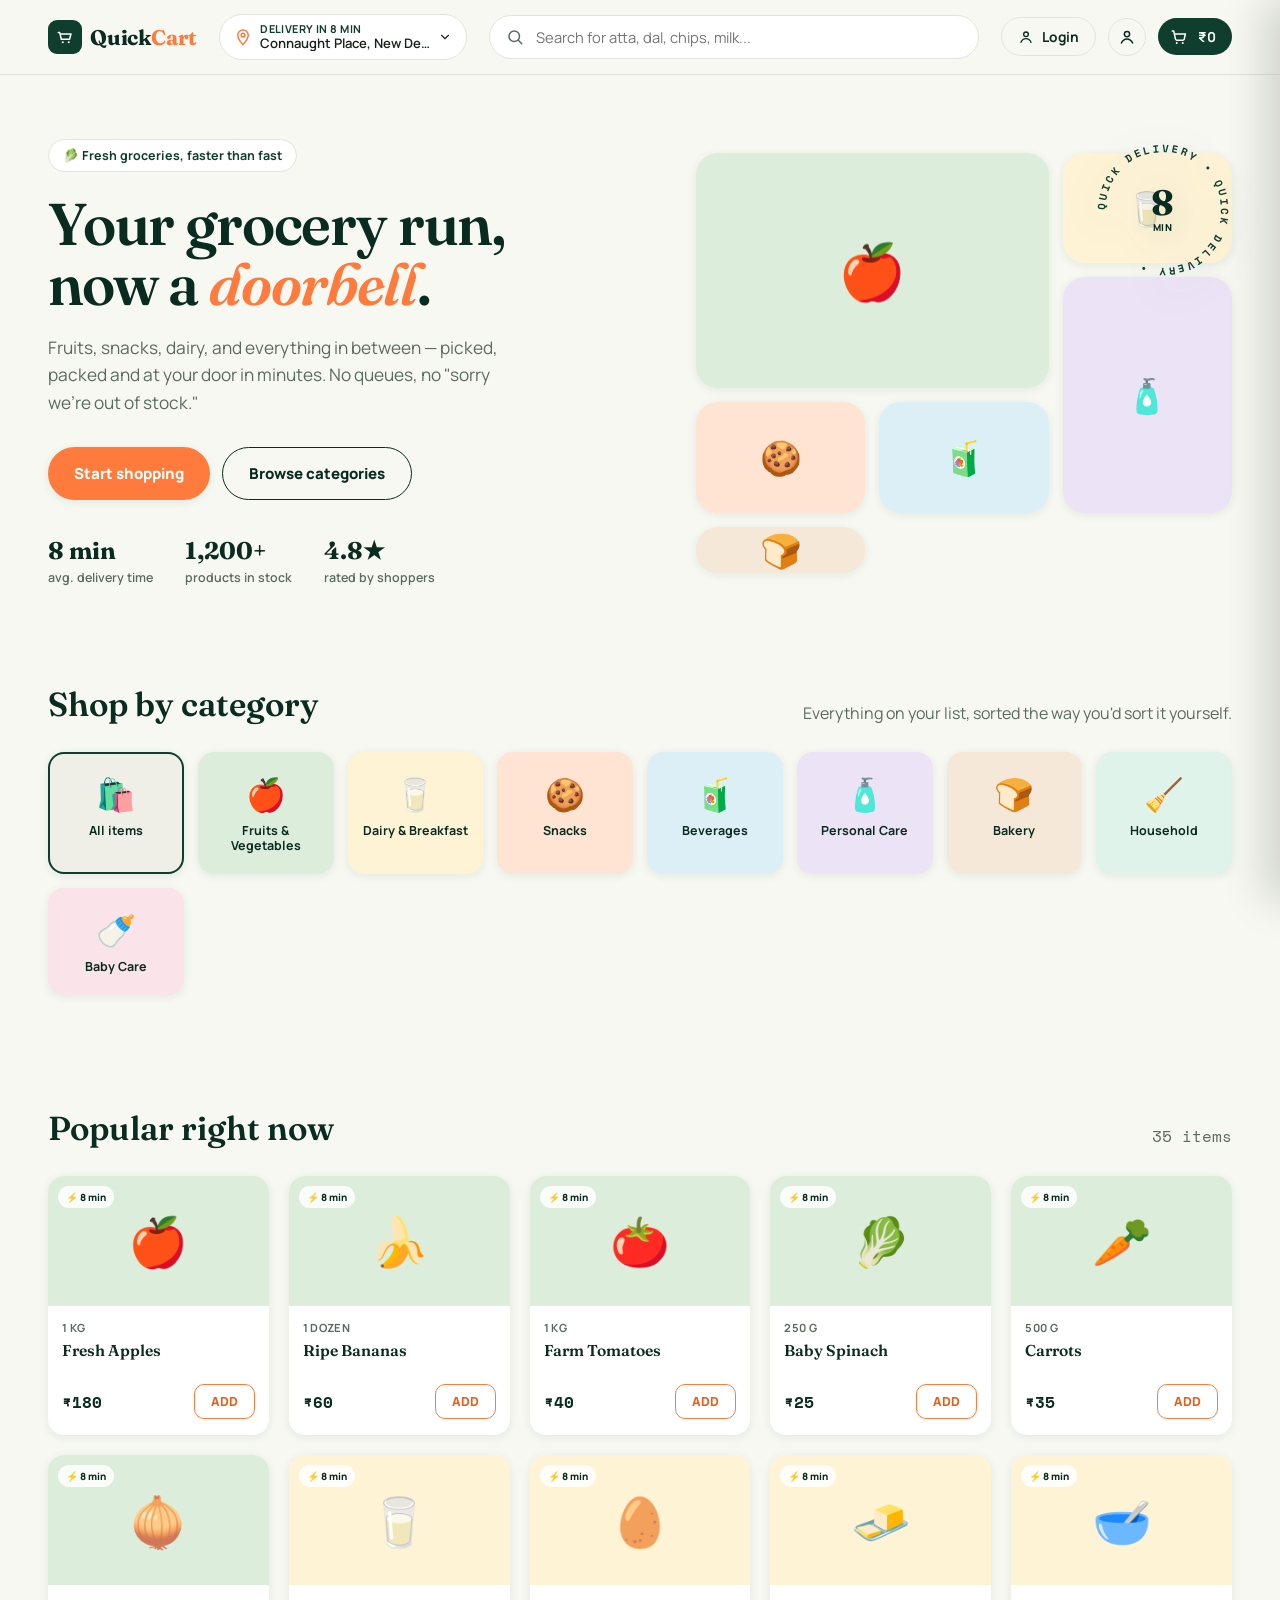
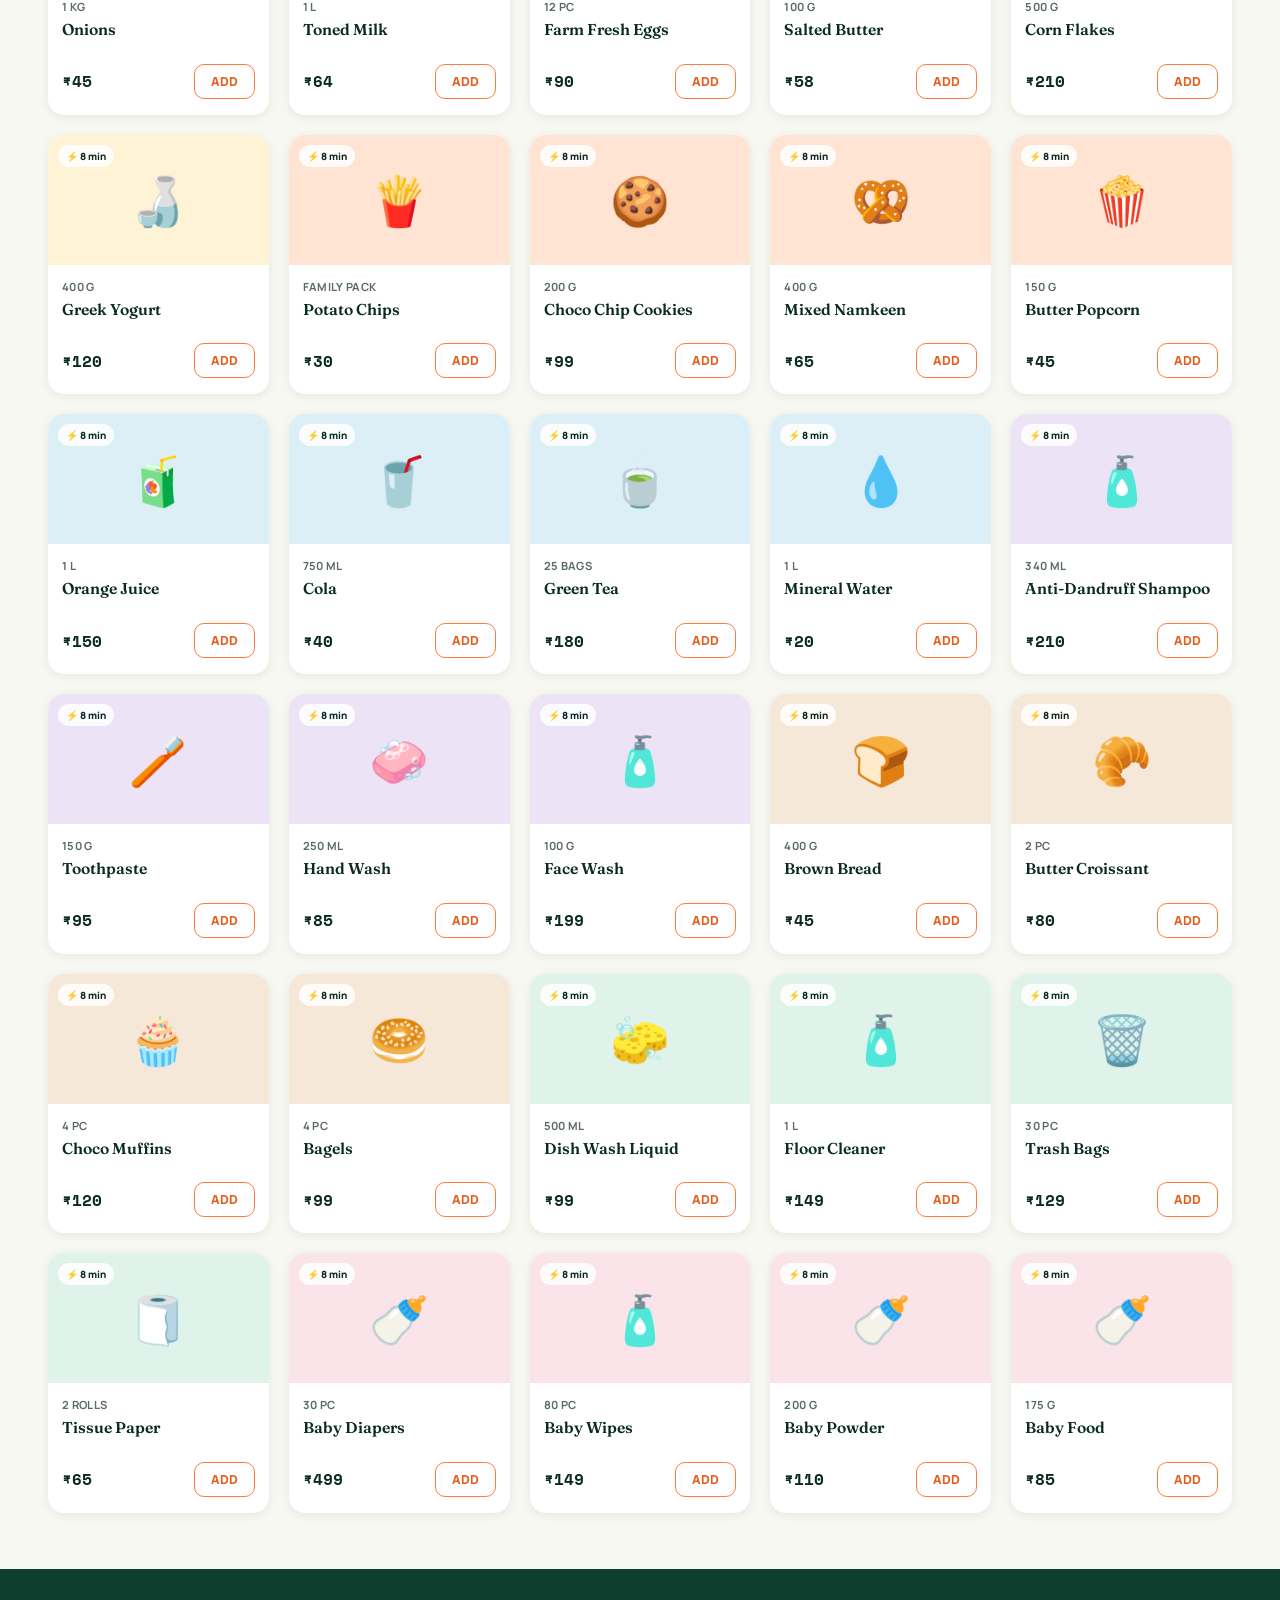
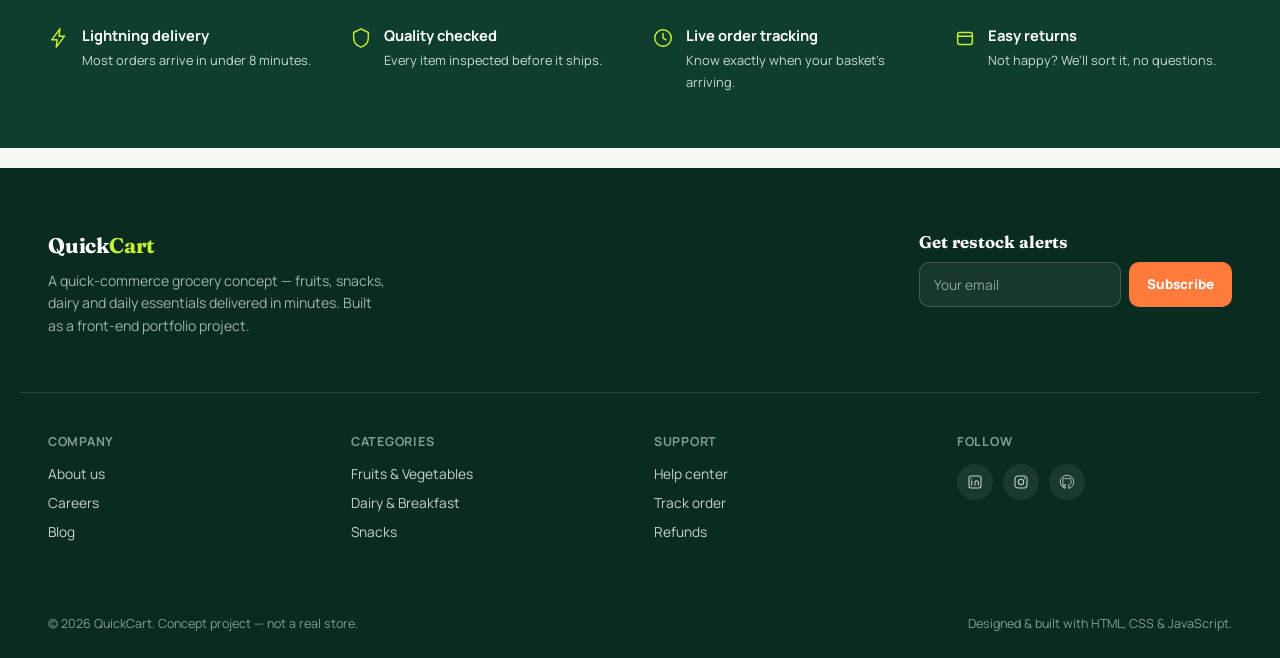
<file: index.html>
<!DOCTYPE html>
<html lang="en">
<head>
<meta charset="UTF-8">
<meta name="viewport" content="width=device-width, initial-scale=1.0">
<title>QuickCart — Groceries delivered in minutes</title>
<meta name="description" content="QuickCart — a quick-commerce grocery delivery concept. Browse categories, add to cart, checkout. Portfolio project.">
<link rel="preconnect" href="https://fonts.googleapis.com">
<link rel="preconnect" href="https://fonts.gstatic.com" crossorigin>
<link href="https://fonts.googleapis.com/css2?family=Fraunces:opsz,wght@9..144,300;9..144,500;9..144,600;9..144,700;9..144,900&family=Manrope:wght@400;500;600;700;800&family=Space+Mono:wght@400;700&display=swap" rel="stylesheet">
<link rel="stylesheet" href="style.css">
</head>
<body>

<!-- ============ HEADER ============ -->
<header class="site-header">
  <div class="header-row">
    <div class="logo">
      <div class="logo-mark">
        <svg width="18" height="18" viewBox="0 0 24 24" fill="none"><path d="M3 6H5L7 15H18L20 8H7" stroke="#fff" stroke-width="2" stroke-linecap="round" stroke-linejoin="round"/><circle cx="9" cy="19" r="1.4" fill="#fff"/><circle cx="17" cy="19" r="1.4" fill="#fff"/></svg>
      </div>
      <span class="logo-text">Quick<span>Cart</span></span>
    </div>

    <div class="location-pill desktop-only" id="locationPill">
      <svg class="pin" width="18" height="18" viewBox="0 0 24 24" fill="none"><path d="M12 22s7-7.58 7-12.5A7 7 0 0 0 5 9.5C5 14.42 12 22 12 22Z" stroke="currentColor" stroke-width="2"/><circle cx="12" cy="9.5" r="2.4" stroke="currentColor" stroke-width="2"/></svg>
      <div class="location-text">
        <span class="eta">Delivery in 8 min</span>
        <span class="addr" id="locationAddr">Connaught Place, New Delhi</span>
      </div>
      <svg width="14" height="14" viewBox="0 0 24 24" fill="none"><path d="M6 9l6 6 6-6" stroke="currentColor" stroke-width="2" stroke-linecap="round"/></svg>
      <div class="location-dropdown hidden" id="locationDropdown"></div>
    </div>

    <div class="search-wrap desktop-only">
      <svg width="18" height="18" viewBox="0 0 24 24" fill="none"><circle cx="11" cy="11" r="7" stroke="currentColor" stroke-width="2"/><path d="M21 21l-4.3-4.3" stroke="currentColor" stroke-width="2" stroke-linecap="round"/></svg>
      <input type="text" id="searchInput" placeholder="Search for atta, dal, chips, milk...">
    </div>

    <div class="header-actions">
      <a class="btn-ghost desktop-only" href="login.html" id="loginBtn">
        <svg width="16" height="16" viewBox="0 0 24 24" fill="none"><circle cx="12" cy="8" r="3.5" stroke="currentColor" stroke-width="2"/><path d="M4.5 20c1.6-3.6 4.6-5.5 7.5-5.5s5.9 1.9 7.5 5.5" stroke="currentColor" stroke-width="2" stroke-linecap="round"/></svg>
        Login
      </a>
      <a class="btn-ghost mobile-only" href="login.html" id="loginBtnMobile" aria-label="Login" style="padding:9px;">
        <svg width="18" height="18" viewBox="0 0 24 24" fill="none"><circle cx="12" cy="8" r="3.5" stroke="currentColor" stroke-width="2"/><path d="M4.5 20c1.6-3.6 4.6-5.5 7.5-5.5s5.9 1.9 7.5 5.5" stroke="currentColor" stroke-width="2" stroke-linecap="round"/></svg>
      </a>
      <button class="cart-btn" id="cartBtn" aria-label="Open cart">
        <svg width="18" height="18" viewBox="0 0 24 24" fill="none"><path d="M3 4H5L7.2 14.6a2 2 0 0 0 2 1.6H17a2 2 0 0 0 2-1.5L20.5 8H6" stroke="#fff" stroke-width="2" stroke-linecap="round" stroke-linejoin="round"/><circle cx="9" cy="20" r="1.3" fill="#fff"/><circle cx="17" cy="20" r="1.3" fill="#fff"/></svg>
        <span class="cart-total" id="cartHeaderTotal">₹0</span>
        <span class="cart-badge hidden" id="cartBadge">0</span>
      </button>
    </div>
  </div>

  <div class="header-row-mobile">
    <div class="location-pill mobile-only" id="locationPillMobile" style="flex:1;position:relative;">
      <svg class="pin" width="18" height="18" viewBox="0 0 24 24" fill="none"><path d="M12 22s7-7.58 7-12.5A7 7 0 0 0 5 9.5C5 14.42 12 22 12 22Z" stroke="currentColor" stroke-width="2"/><circle cx="12" cy="9.5" r="2.4" stroke="currentColor" stroke-width="2"/></svg>
      <div class="location-text">
        <span class="eta">8 min delivery</span>
        <span class="addr" id="locationAddrMobile">Connaught Place, ND</span>
      </div>
    </div>
  </div>
  <div class="header-row-mobile" style="padding-top:0;">
    <div class="search-wrap mobile-only" style="flex:1;">
      <svg width="18" height="18" viewBox="0 0 24 24" fill="none"><circle cx="11" cy="11" r="7" stroke="currentColor" stroke-width="2"/><path d="M21 21l-4.3-4.3" stroke="currentColor" stroke-width="2" stroke-linecap="round"/></svg>
      <input type="text" id="searchInputMobile" placeholder="Search for atta, dal, chips...">
    </div>
  </div>
</header>

<!-- ============ HERO ============ -->
<section class="hero">
  <div class="hero-inner">
    <div class="hero-copy reveal">
      <span class="eyebrow">🥬 Fresh groceries, faster than fast</span>
      <h1>Your grocery run,<br>now a <em>doorbell</em>.</h1>
      <p class="lede">Fruits, snacks, dairy, and everything in between — picked, packed and at your door in minutes. No queues, no "sorry we're out of stock."</p>
      <div class="hero-cta">
        <button class="btn-primary" id="heroShopBtn">Start shopping</button>
        <button class="btn-secondary" id="heroCatBtn">Browse categories</button>
      </div>
      <div class="hero-stats">
        <div class="stat"><b>8 min</b><span>avg. delivery time</span></div>
        <div class="stat"><b>1,200+</b><span>products in stock</span></div>
        <div class="stat"><b>4.8★</b><span>rated by shoppers</span></div>
      </div>
    </div>
    <div class="hero-visual reveal">
      <div class="visual-grid">
        <div class="visual-tile" style="background:#DCEEDB;">🍎</div>
        <div class="visual-tile" style="background:#FFF3D6;">🥛</div>
        <div class="visual-tile" style="background:#FFE3D3;">🍪</div>
        <div class="visual-tile" style="background:#DCEFF7;">🧃</div>
        <div class="visual-tile" style="background:#EDE3F7;">🧴</div>
        <div class="visual-tile" style="background:#F6E8D8;">🍞</div>
      </div>
      <div class="stamp">
        <svg class="ring" width="150" height="150" viewBox="0 0 150 150">
          <defs><path id="stampCircle" d="M75,75 m-58,0 a58,58 0 1,1 116,0 a58,58 0 1,1 -116,0"/></defs>
          <text font-family="Space Mono, monospace" font-size="10.5" font-weight="700" fill="#0F3D2E" letter-spacing="2">
            <textPath href="#stampCircle">QUICK DELIVERY • QUICK DELIVERY • </textPath>
          </text>
        </svg>
        <div class="core"><b>8</b><span>MIN</span></div>
      </div>
    </div>
  </div>
</section>

<!-- ============ CATEGORIES ============ -->
<section id="categoriesSection">
  <div class="section-head reveal">
    <h2>Shop by category</h2>
    <p class="muted">Everything on your list, sorted the way you'd sort it yourself.</p>
  </div>
  <div class="category-scroller reveal" id="categoryScroller"></div>
</section>

<!-- ============ PRODUCTS ============ -->
<section id="products">
  <div class="section-head reveal">
    <h2 id="productsTitle">Popular right now</h2>
    <span class="muted mono" id="resultsCount"></span>
  </div>
  <div class="product-grid reveal" id="productGrid"></div>
  <p class="no-results hidden" id="noResults">No products match your search — try "milk", "chips" or "juice".</p>
</section>

<!-- ============ WHY US STRIP ============ -->
<section class="strip">
  <div class="strip-inner">
    <div class="strip-item">
      <svg width="22" height="22" viewBox="0 0 24 24" fill="none"><path d="M13 2 4 14h6l-1 8 9-12h-6l1-8Z" stroke="currentColor" stroke-width="1.6" stroke-linejoin="round"/></svg>
      <div><b>Lightning delivery</b><span>Most orders arrive in under 8 minutes.</span></div>
    </div>
    <div class="strip-item">
      <svg width="22" height="22" viewBox="0 0 24 24" fill="none"><path d="M12 2 4 6v6c0 5 3.5 8.5 8 10 4.5-1.5 8-5 8-10V6l-8-4Z" stroke="currentColor" stroke-width="1.6" stroke-linejoin="round"/></svg>
      <div><b>Quality checked</b><span>Every item inspected before it ships.</span></div>
    </div>
    <div class="strip-item">
      <svg width="22" height="22" viewBox="0 0 24 24" fill="none"><circle cx="12" cy="12" r="9" stroke="currentColor" stroke-width="1.6"/><path d="M12 7v5l3.2 2" stroke="currentColor" stroke-width="1.6" stroke-linecap="round"/></svg>
      <div><b>Live order tracking</b><span>Know exactly when your basket's arriving.</span></div>
    </div>
    <div class="strip-item">
      <svg width="22" height="22" viewBox="0 0 24 24" fill="none"><path d="M3 10h18M6 6h12a2 2 0 0 1 2 2v9a2 2 0 0 1-2 2H6a2 2 0 0 1-2-2V8a2 2 0 0 1 2-2Z" stroke="currentColor" stroke-width="1.6"/></svg>
      <div><b>Easy returns</b><span>Not happy? We'll sort it, no questions.</span></div>
    </div>
  </div>
</section>

<!-- ============ CART DRAWER ============ -->
<div class="overlay" id="overlay"></div>
<aside class="cart-drawer" id="cartDrawer" aria-label="Shopping cart">
  <div class="drawer-head">
    <h3>Your cart</h3>
    <button id="closeCart" aria-label="Close cart">
      <svg width="20" height="20" viewBox="0 0 24 24" fill="none"><path d="M6 6l12 12M18 6 6 18" stroke="currentColor" stroke-width="2" stroke-linecap="round"/></svg>
    </button>
  </div>
  <div class="drawer-items hidden" id="drawerItems"></div>
  <div class="drawer-empty" id="drawerEmpty">
    <div class="emoji-big">🛒</div>
    <h4 style="margin:0;font-family:'Fraunces',serif;">Your cart is empty</h4>
    <p>Add fruits, snacks or a midnight ice-cream — we'll get it there fast.</p>
    <button class="btn-primary" id="drawerShopBtn">Start shopping</button>
  </div>
  <div class="drawer-summary hidden" id="drawerSummary">
    <div class="srow"><span>Subtotal</span><b id="sumSubtotal">₹0</b></div>
    <div class="srow"><span>Delivery fee</span><b id="sumDelivery">₹0</b></div>
    <div class="srow"><span>Handling fee</span><b id="sumHandling">₹0</b></div>
    <div class="srow total"><span>To pay</span><b id="sumTotal">₹0</b></div>
    <button class="checkout-btn" id="checkoutBtn">Proceed to checkout — ₹<span id="checkoutTotal">0</span></button>
  </div>
</aside>

<div class="mobile-cart-bar hidden" id="mobileCartBar">
  <span id="mobileCartInfo">0 items · ₹0</span>
  <button id="mobileCartBtn">View cart</button>
</div>

<!-- ============ FOOTER ============ -->
<footer class="site-footer">
  <div class="footer-top">
    <div class="footer-brand">
      <span class="logo-text">Quick<span style="color:var(--lime);">Cart</span></span>
      <p>A quick-commerce grocery concept — fruits, snacks, dairy and daily essentials delivered in minutes. Built as a front-end portfolio project.</p>
    </div>
    <div class="footer-newsletter">
      <h4>Get restock alerts</h4>
      <form class="newsletter-form" id="newsletterForm">
        <input type="email" placeholder="Your email" required>
        <button type="submit">Subscribe</button>
      </form>
    </div>
  </div>

  <div class="footer-links">
    <div class="footer-col">
      <h5>Company</h5>
      <a href="#">About us</a>
      <a href="#">Careers</a>
      <a href="#">Blog</a>
    </div>
    <div class="footer-col">
      <h5>Categories</h5>
      <a href="#categoriesSection">Fruits & Vegetables</a>
      <a href="#categoriesSection">Dairy & Breakfast</a>
      <a href="#categoriesSection">Snacks</a>
    </div>
    <div class="footer-col">
      <h5>Support</h5>
      <a href="#">Help center</a>
      <a href="#">Track order</a>
      <a href="#">Refunds</a>
    </div>
    <div class="footer-col">
      <h5>Follow</h5>
      <div class="footer-social">
        <a href="#" aria-label="LinkedIn"><svg width="16" height="16" viewBox="0 0 24 24" fill="none"><rect x="3" y="3" width="18" height="18" rx="3" stroke="currentColor" stroke-width="1.6"/><path d="M7 10v7M7 7.2v.1M12 17v-4.5c0-1.4 1-2.5 2.4-2.5S17 11.1 17 12.5V17" stroke="currentColor" stroke-width="1.6" stroke-linecap="round"/></svg></a>
        <a href="#" aria-label="Instagram"><svg width="16" height="16" viewBox="0 0 24 24" fill="none"><rect x="3" y="3" width="18" height="18" rx="5" stroke="currentColor" stroke-width="1.6"/><circle cx="12" cy="12" r="4" stroke="currentColor" stroke-width="1.6"/><circle cx="17.2" cy="6.8" r="1" fill="currentColor"/></svg></a>
        <a href="#" aria-label="GitHub"><svg width="16" height="16" viewBox="0 0 24 24" fill="none"><path d="M12 2a10 10 0 0 0-3.16 19.5c.5.1.68-.22.68-.48v-1.7c-2.78.6-3.37-1.34-3.37-1.34-.46-1.16-1.11-1.47-1.11-1.47-.9-.62.07-.6.07-.6 1 .07 1.53 1.03 1.53 1.03.9 1.52 2.34 1.08 2.91.83.09-.65.35-1.08.63-1.33-2.22-.25-4.56-1.11-4.56-4.94 0-1.09.39-1.98 1.03-2.68-.1-.25-.45-1.27.1-2.65 0 0 .84-.27 2.75 1.02a9.5 9.5 0 0 1 5 0c1.91-1.3 2.75-1.02 2.75-1.02.55 1.38.2 2.4.1 2.65.64.7 1.03 1.59 1.03 2.68 0 3.84-2.35 4.68-4.58 4.93.36.31.68.92.68 1.85v2.74c0 .27.18.58.69.48A10 10 0 0 0 12 2Z" stroke="currentColor" stroke-width="1.3" stroke-linejoin="round"/></svg></a>
      </div>
    </div>
  </div>

  <div class="footer-bottom">
    <span>© 2026 QuickCart. Concept project — not a real store.</span>
    <span>Designed &amp; built with HTML, CSS &amp; JavaScript.</span>
  </div>
</footer>

<div class="toast-container" id="toastContainer"></div>

<script src="style.js"></script>
</body>
</html>
</file>
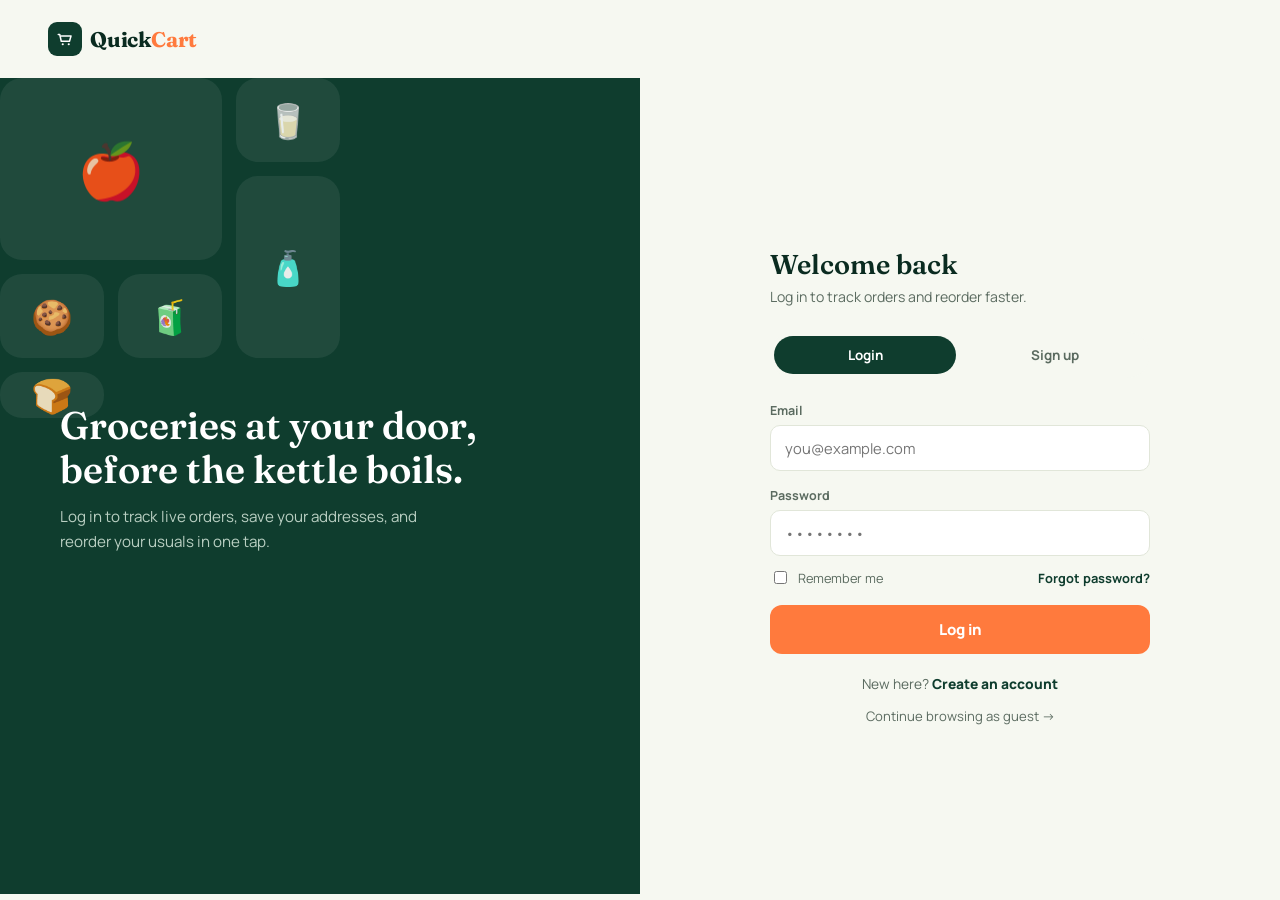
<file: login.html>
<!DOCTYPE html>
<html lang="en">
<head>
<meta charset="UTF-8">
<meta name="viewport" content="width=device-width, initial-scale=1.0">
<title>Log in — QuickCart</title>
<link rel="preconnect" href="https://fonts.googleapis.com">
<link rel="preconnect" href="https://fonts.gstatic.com" crossorigin>
<link href="https://fonts.googleapis.com/css2?family=Fraunces:opsz,wght@9..144,300;9..144,500;9..144,600;9..144,700;9..144,900&family=Manrope:wght@400;500;600;700;800&family=Space+Mono:wght@400;700&display=swap" rel="stylesheet">
<link rel="stylesheet" href="style.css">
</head>
<body>

<div class="auth-header">
  <a class="logo" href="index.html" style="display:flex;align-items:center;gap:8px;">
    <div class="logo-mark">
      <svg width="18" height="18" viewBox="0 0 24 24" fill="none"><path d="M3 6H5L7 15H18L20 8H7" stroke="#fff" stroke-width="2" stroke-linecap="round" stroke-linejoin="round"/><circle cx="9" cy="19" r="1.4" fill="#fff"/><circle cx="17" cy="19" r="1.4" fill="#fff"/></svg>
    </div>
    <span class="logo-text">Quick<span>Cart</span></span>
  </a>
</div>

<div class="auth-wrap">
  <!-- Left visual panel (hidden on mobile) -->
  <div class="auth-visual">
    <h2>Groceries at your door, before the kettle boils.</h2>
    <p>Log in to track live orders, save your addresses, and reorder your usuals in one tap.</p>
    <div class="visual-grid">
      <div class="visual-tile" style="background:rgba(255,255,255,.08);border-radius:22px;">🍎</div>
      <div class="visual-tile" style="background:rgba(255,255,255,.08);border-radius:22px;">🥛</div>
      <div class="visual-tile" style="background:rgba(255,255,255,.08);border-radius:22px;">🍪</div>
      <div class="visual-tile" style="background:rgba(255,255,255,.08);border-radius:22px;">🧃</div>
      <div class="visual-tile" style="background:rgba(255,255,255,.08);border-radius:22px;">🧴</div>
      <div class="visual-tile" style="background:rgba(255,255,255,.08);border-radius:22px;">🍞</div>
    </div>
  </div>

  <!-- Right form panel -->
  <div class="auth-form-side">
    <div class="auth-card">
      <h1 id="authTitle">Welcome back</h1>
      <p class="sub" id="authSub">Log in to track orders and reorder faster.</p>

      <div class="auth-tabs">
        <button class="active" id="tabLogin">Login</button>
        <button id="tabSignup">Sign up</button>
      </div>

      <!-- LOGIN FORM -->
      <form id="loginForm">
        <div class="auth-field">
          <label>Email</label>
          <input type="email" placeholder="you@example.com" required>
        </div>
        <div class="auth-field">
          <label>Password</label>
          <input type="password" placeholder="••••••••" required>
        </div>
        <div class="auth-row">
          <label class="auth-check"><input type="checkbox"> Remember me</label>
          <a href="#">Forgot password?</a>
        </div>
        <button type="submit" class="auth-submit">Log in</button>
      </form>

      <!-- SIGNUP FORM -->
      <form id="signupForm" class="auth-hidden">
        <div class="auth-field">
          <label>Full name</label>
          <input type="text" placeholder="Your name" required>
        </div>
        <div class="auth-field">
          <label>Email</label>
          <input type="email" placeholder="you@example.com" required>
        </div>
        <div class="auth-field">
          <label>Phone number</label>
          <input type="tel" placeholder="10-digit mobile number" required>
        </div>
        <div class="auth-field">
          <label>Password</label>
          <input type="password" placeholder="Create a password" required>
        </div>
        <button type="submit" class="auth-submit">Create account</button>
      </form>

      <p class="auth-switch" id="authSwitch">
        New here? <a href="#" id="switchToSignup">Create an account</a>
      </p>

      <a class="auth-guest" href="index.html">Continue browsing as guest →</a>
    </div>
  </div>
</div>

<div class="toast-container" id="toastContainer"></div>

<script src="login.js"></script>
</body>
</html>
</file>
<file: style.css>
:root{
    --bg:#F6F8F1;
    --paper:#FFFFFF;
    --ink:#152219;
    --muted:#5B6B60;
    --line:#E1E6D9;
    --forest:#0F3D2E;
    --forest-light:#1E5C42;
    --forest-dark:#0A2B20;
    --citrus:#FF7A3D;
    --citrus-dark:#E5601F;
    --lime:#C6F135;
    --sun:#FFC94A;
    --radius-s:10px;
    --radius-m:16px;
    --radius-l:28px;
    --shadow-s:0 2px 10px rgba(15,61,46,0.08);
    --shadow-m:0 14px 34px rgba(15,61,46,0.16);
    --container:1240px;
  }

  *,*::before,*::after{box-sizing:border-box;}
  html{scroll-behavior:smooth;}
  body{
    margin:0;
    background:var(--bg);
    color:var(--ink);
    font-family:'Manrope',sans-serif;
    -webkit-font-smoothing:antialiased;
  }
  img,svg{display:block;max-width:100%;}
  button{font-family:inherit;cursor:pointer;}
  input{font-family:inherit;}
  a{color:inherit;text-decoration:none;}
  .hidden{display:none !important;}
  .muted{color:var(--muted);}
  .mono{font-family:'Space Mono',monospace;}
  .container{max-width:var(--container);margin:0 auto;padding:0 28px;}
  .desktop-only{display:block;}
  .mobile-only{display:none;}

  h1,h2,h3{font-family:'Fraunces',serif;margin:0;color:var(--forest-dark);}

  button:focus-visible, a:focus-visible, input:focus-visible{
    outline:3px solid var(--citrus);
    outline-offset:2px;
  }

  /* ---------- HEADER ---------- */
  .site-header{
    position:sticky;top:0;z-index:60;
    background:rgba(246,248,241,0.92);
    backdrop-filter:blur(10px);
    border-bottom:1px solid var(--line);
  }
  .header-row{
    max-width:var(--container);margin:0 auto;padding:14px 28px;
    display:flex;align-items:center;gap:22px;
  }
  .logo{display:flex;align-items:center;gap:8px;flex-shrink:0;}
  .logo-mark{
    width:34px;height:34px;border-radius:9px;background:var(--forest);
    display:flex;align-items:center;justify-content:center;
  }
  .logo-text{font-family:'Fraunces',serif;font-weight:700;font-size:1.32rem;letter-spacing:-0.01em;color:var(--forest-dark);}
  .logo-text span{color:var(--citrus);}

  .location-pill{
    display:flex;align-items:center;gap:8px;background:var(--paper);
    border:1px solid var(--line);border-radius:999px;padding:8px 14px;
    cursor:pointer;flex-shrink:0;position:relative;transition:border-color .2s;
  }
  .location-pill:hover{border-color:var(--forest-light);}
  .location-pill .pin{color:var(--citrus);flex-shrink:0;}
  .location-text{display:flex;flex-direction:column;line-height:1.15;}
  .location-text .eta{font-size:.68rem;font-weight:700;color:var(--forest);text-transform:uppercase;letter-spacing:.04em;}
  .location-text .addr{font-size:.82rem;font-weight:600;max-width:170px;overflow:hidden;text-overflow:ellipsis;white-space:nowrap;}
  .location-dropdown{
    position:absolute;top:calc(100% + 10px);left:0;background:var(--paper);
    border:1px solid var(--line);border-radius:var(--radius-m);box-shadow:var(--shadow-m);
    min-width:260px;padding:8px;z-index:80;
  }
  .location-dropdown button{
    display:block;width:100%;text-align:left;background:none;border:none;
    padding:10px 12px;border-radius:10px;font-size:.86rem;color:var(--ink);
  }
  .location-dropdown button:hover{background:var(--bg);}

  .search-wrap{
    flex:1;display:flex;align-items:center;gap:10px;background:var(--paper);
    border:1px solid var(--line);border-radius:999px;padding:10px 16px;
    transition:border-color .2s, box-shadow .2s;
  }
  .search-wrap:focus-within{border-color:var(--forest-light);box-shadow:0 0 0 4px rgba(30,92,66,.08);}
  .search-wrap svg{flex-shrink:0;color:var(--muted);}
  .search-wrap input{border:none;outline:none;background:none;width:100%;font-size:.92rem;color:var(--ink);}

  .header-actions{display:flex;align-items:center;gap:12px;flex-shrink:0;}
  .btn-ghost{
    display:flex;align-items:center;gap:8px;background:none;border:1.5px solid var(--line);
    border-radius:999px;padding:9px 16px;font-weight:700;font-size:.86rem;color:var(--forest-dark);
    transition:border-color .2s, background .2s;
  }
  .btn-ghost:hover{border-color:var(--forest-light);background:var(--paper);}

  .cart-btn{
    position:relative;display:flex;align-items:center;gap:10px;background:var(--forest);
    color:#fff;border:none;border-radius:999px;padding:9px 16px 9px 12px;font-weight:700;font-size:.86rem;
    transition:transform .15s;
  }
  .cart-btn:hover{transform:translateY(-1px);}
  .cart-badge{
    position:absolute;top:-6px;right:-6px;background:var(--citrus);color:#fff;
    font-size:.66rem;font-weight:800;min-width:18px;height:18px;border-radius:999px;
    display:flex;align-items:center;justify-content:center;padding:0 4px;
    box-shadow:0 0 0 2px var(--bg);
  }
  @keyframes pop{0%{transform:scale(1)}50%{transform:scale(1.25)}100%{transform:scale(1)}}
  .cart-btn.pulse .cart-badge{animation:pop .4s ease;}

  .header-row-mobile{display:none;}

  /* ---------- HERO ---------- */
  .hero{padding:64px 0 40px;overflow:hidden;}
  .hero-inner{
    max-width:var(--container);margin:0 auto;padding:0 28px;
    display:grid;grid-template-columns:1.05fr .95fr;gap:56px;align-items:center;
  }
  .eyebrow{
    display:inline-flex;align-items:center;gap:8px;background:#fff;border:1px solid var(--line);
    padding:7px 14px;border-radius:999px;font-size:.78rem;font-weight:700;color:var(--forest);
    margin-bottom:22px;
  }
  .hero h1{
    font-size:clamp(2.5rem,4.6vw,4rem);font-weight:600;line-height:1.02;letter-spacing:-0.02em;margin-bottom:20px;
  }
  .hero h1 em{font-style:italic;color:var(--citrus);}
  .hero p.lede{font-size:1.08rem;color:var(--muted);max-width:460px;line-height:1.6;margin-bottom:30px;}
  .hero-cta{display:flex;gap:12px;margin-bottom:36px;flex-wrap:wrap;}
  .btn-primary{
    background:var(--citrus);color:#fff;border:none;border-radius:999px;padding:15px 26px;
    font-weight:800;font-size:.94rem;box-shadow:var(--shadow-s);transition:transform .15s, background .2s;
  }
  .btn-primary:hover{background:var(--citrus-dark);transform:translateY(-2px);}
  .btn-secondary{
    background:none;color:var(--forest-dark);border:1.5px solid var(--forest-dark);border-radius:999px;
    padding:15px 26px;font-weight:800;font-size:.94rem;transition:background .2s,color .2s;
  }
  .btn-secondary:hover{background:var(--forest-dark);color:#fff;}
  .hero-stats{display:flex;gap:32px;flex-wrap:wrap;}
  .hero-stats .stat b{display:block;font-family:'Fraunces',serif;font-size:1.5rem;color:var(--forest-dark);}
  .hero-stats .stat span{font-size:.78rem;color:var(--muted);font-weight:600;}

  .hero-visual{position:relative;height:420px;}
  .visual-grid{
    position:absolute;inset:0;display:grid;grid-template-columns:repeat(3,1fr);
    grid-template-rows:repeat(3,1fr);gap:14px;
  }
  .visual-tile{
    border-radius:22px;display:flex;align-items:center;justify-content:center;font-size:2.1rem;
    box-shadow:var(--shadow-s);
  }
  .visual-tile:nth-child(1){grid-column:1/3;grid-row:1/3;font-size:3.4rem;}
  .visual-tile:nth-child(5){grid-row:2/4;}

  .stamp{
    position:absolute;width:150px;height:150px;top:-18px;right:-6px;
    filter:drop-shadow(0 10px 18px rgba(15,61,46,.25));
  }
  .stamp .ring{animation:spin 14s linear infinite;transform-origin:75px 75px;}
  @keyframes spin{to{transform:rotate(360deg);}}
  .stamp .core{
    position:absolute;inset:0;display:flex;flex-direction:column;align-items:center;justify-content:center;
    color:var(--forest-dark);
  }
  .stamp .core b{font-family:'Fraunces',serif;font-size:2.2rem;line-height:1;}
  .stamp .core span{font-size:.6rem;font-weight:800;letter-spacing:.1em;}

  /* ---------- SECTIONS COMMON ---------- */
  section{padding:56px 0;}
  .section-head{
    max-width:var(--container);margin:0 auto 28px;padding:0 28px;
    display:flex;justify-content:space-between;align-items:flex-end;gap:16px;flex-wrap:wrap;
  }
  .section-head h2{font-size:clamp(1.6rem,2.6vw,2.1rem);font-weight:600;}
  .section-head p{margin:6px 0 0;color:var(--muted);}

  .reveal{opacity:0;transform:translateY(22px);transition:opacity .6s ease, transform .6s ease;}
  .reveal.in-view{opacity:1;transform:translateY(0);}

  /* ---------- CATEGORIES ---------- */
  .category-scroller{
    max-width:var(--container);margin:0 auto;padding:0 28px;
    display:grid;grid-template-columns:repeat(8,1fr);gap:14px;
  }
  .cat-tile{
    background:var(--paper);border:2px solid transparent;border-radius:var(--radius-m);
    padding:18px 10px;display:flex;flex-direction:column;align-items:center;gap:8px;
    text-align:center;transition:transform .18s ease, border-color .18s ease, box-shadow .18s ease;
    box-shadow:var(--shadow-s);
  }
  .cat-tile:hover{transform:translateY(-4px);box-shadow:var(--shadow-m);}
  .cat-tile.active{border-color:var(--forest);}
  .cat-tile .cat-emoji{font-size:2rem;}
  .cat-tile .cat-name{font-size:.78rem;font-weight:700;color:var(--forest-dark);line-height:1.2;}

  /* ---------- PRODUCTS ---------- */
  .product-grid{
    max-width:var(--container);margin:0 auto;padding:0 28px;
    display:grid;grid-template-columns:repeat(auto-fill,minmax(215px,1fr));gap:20px;
  }
  .product-card{
    background:var(--paper);border-radius:var(--radius-m);overflow:hidden;box-shadow:var(--shadow-s);
    transition:transform .2s ease, box-shadow .2s ease;display:flex;flex-direction:column;
  }
  .product-card:hover{transform:translateY(-5px);box-shadow:var(--shadow-m);}
  .product-media{
    position:relative;height:130px;display:flex;align-items:center;justify-content:center;font-size:3rem;
  }
  .mini-badge{
    position:absolute;top:10px;left:10px;background:rgba(255,255,255,.85);color:var(--forest-dark);
    font-size:.62rem;font-weight:800;padding:4px 8px;border-radius:999px;
  }
  .product-body{padding:14px 14px 16px;display:flex;flex-direction:column;gap:6px;flex:1;}
  .product-body .unit{font-size:.7rem;color:var(--muted);font-weight:700;text-transform:uppercase;letter-spacing:.03em;}
  .product-body h3{font-size:.98rem;font-weight:600;line-height:1.25;min-height:2.4em;}
  .product-footer{margin-top:auto;display:flex;align-items:center;justify-content:space-between;gap:8px;}
  .price{font-family:'Space Mono',monospace;font-weight:700;font-size:1.02rem;color:var(--forest-dark);}
  .add-btn{
    background:#fff;border:1.5px solid var(--citrus);color:var(--citrus-dark);font-weight:800;
    font-size:.78rem;padding:8px 16px;border-radius:10px;transition:background .18s,color .18s;
  }
  .add-btn:hover{background:var(--citrus);color:#fff;}
  .stepper{
    display:flex;align-items:center;gap:0;background:var(--citrus);border-radius:10px;overflow:hidden;
  }
  .stepper button{
    background:none;border:none;color:#fff;font-weight:800;font-size:1rem;width:28px;height:32px;
  }
  .stepper button:hover{background:rgba(255,255,255,.18);}
  .stepper .qty{color:#fff;font-weight:800;font-family:'Space Mono',monospace;font-size:.84rem;min-width:18px;text-align:center;}

  .no-results{max-width:var(--container);margin:20px auto;padding:0 28px;color:var(--muted);}

  /* ---------- WHY US STRIP ---------- */
  .strip{background:var(--forest);color:#fff;}
  .strip-inner{
    max-width:var(--container);margin:0 auto;padding:0 28px;
    display:grid;grid-template-columns:repeat(4,1fr);gap:24px;
  }
  .strip-item{display:flex;gap:12px;align-items:flex-start;}
  .strip-item svg{flex-shrink:0;color:var(--lime);margin-top:2px;}
  .strip-item b{display:block;font-size:.92rem;margin-bottom:3px;}
  .strip-item span{font-size:.8rem;color:#C9DAD0;}

  /* ---------- CART DRAWER ---------- */
  .overlay{
    position:fixed;inset:0;background:rgba(10,20,15,.45);z-index:90;
    opacity:0;pointer-events:none;transition:opacity .25s ease;
  }
  .overlay.open{opacity:1;pointer-events:auto;}
  .cart-drawer{
    position:fixed;top:0;right:0;height:100%;width:420px;max-width:92vw;background:var(--bg);
    z-index:95;transform:translateX(100%);transition:transform .3s ease;
    display:flex;flex-direction:column;box-shadow:-16px 0 40px rgba(0,0,0,.15);
  }
  .cart-drawer.open{transform:translateX(0);}
  .drawer-head{
    display:flex;align-items:center;justify-content:space-between;padding:20px 22px;
    border-bottom:1px solid var(--line);background:var(--paper);
  }
  .drawer-head h3{font-size:1.2rem;}
  .drawer-head button{background:none;border:none;color:var(--muted);}
  .drawer-items{flex:1;overflow-y:auto;padding:14px 22px;}
  .drawer-row{display:flex;align-items:center;gap:12px;padding:12px 0;border-bottom:1px solid var(--line);}
  .drawer-row .dmedia{width:52px;height:52px;border-radius:12px;display:flex;align-items:center;justify-content:center;font-size:1.5rem;flex-shrink:0;}
  .drawer-row .dinfo{flex:1;min-width:0;}
  .drawer-row .dinfo h4{margin:0;font-size:.88rem;font-weight:700;color:var(--forest-dark);white-space:nowrap;overflow:hidden;text-overflow:ellipsis;}
  .drawer-row .dinfo .dprice{font-family:'Space Mono',monospace;font-size:.8rem;color:var(--muted);}
  .drawer-row .stepper{flex-shrink:0;}
  .drawer-empty{flex:1;display:flex;flex-direction:column;align-items:center;justify-content:center;gap:10px;padding:40px;text-align:center;}
  .drawer-empty .emoji-big{font-size:3rem;}
  .drawer-empty p{color:var(--muted);font-size:.9rem;max-width:220px;}
  .drawer-summary{padding:18px 22px 22px;background:var(--paper);border-top:1px solid var(--line);}
  .srow{display:flex;justify-content:space-between;font-size:.86rem;color:var(--muted);margin-bottom:8px;}
  .srow.total{color:var(--forest-dark);font-weight:800;font-size:1rem;margin-top:12px;padding-top:12px;border-top:1px dashed var(--line);}
  .srow b{font-family:'Space Mono',monospace;color:var(--ink);}
  .checkout-btn{
    width:100%;background:var(--citrus);color:#fff;border:none;border-radius:14px;padding:15px;
    font-weight:800;font-size:.96rem;margin-top:14px;transition:background .2s;
  }
  .checkout-btn:hover{background:var(--citrus-dark);}

  .mobile-cart-bar{
    position:fixed;bottom:16px;left:16px;right:16px;background:var(--forest);color:#fff;
    border-radius:16px;padding:14px 18px;display:none;align-items:center;justify-content:space-between;
    z-index:70;box-shadow:var(--shadow-m);
  }
  .mobile-cart-bar b{font-family:'Space Mono',monospace;}
  .mobile-cart-bar button{background:var(--citrus);color:#fff;border:none;border-radius:999px;padding:9px 16px;font-weight:800;font-size:.82rem;}

  /* ---------- MODAL (login) ---------- */
  .modal{
    position:fixed;inset:0;z-index:100;display:flex;align-items:center;justify-content:center;
    background:rgba(10,20,15,.5);opacity:0;pointer-events:none;transition:opacity .25s ease;padding:20px;
  }
  .modal.open{opacity:1;pointer-events:auto;}
  .modal-box{
    background:var(--paper);border-radius:var(--radius-l);padding:32px;width:100%;max-width:380px;
    box-shadow:var(--shadow-m);transform:translateY(14px);transition:transform .25s ease;
  }
  .modal.open .modal-box{transform:translateY(0);}
  .modal-box h3{font-size:1.4rem;margin-bottom:4px;}
  .modal-box p.sub{color:var(--muted);font-size:.86rem;margin:0 0 22px;}
  .modal-tabs{display:flex;gap:8px;margin-bottom:20px;background:var(--bg);padding:4px;border-radius:999px;}
  .modal-tabs button{flex:1;background:none;border:none;padding:9px;border-radius:999px;font-weight:700;font-size:.82rem;color:var(--muted);}
  .modal-tabs button.active{background:var(--forest);color:#fff;}
  .field{margin-bottom:14px;}
  .field label{display:block;font-size:.76rem;font-weight:700;color:var(--muted);margin-bottom:6px;}
  .field input{width:100%;padding:11px 14px;border-radius:10px;border:1.5px solid var(--line);font-size:.9rem;}
  .field input:focus{outline:none;border-color:var(--forest-light);}
  .modal-submit{
    width:100%;background:var(--forest);color:#fff;border:none;border-radius:12px;padding:13px;
    font-weight:800;font-size:.92rem;margin-top:6px;
  }
  .modal-close{position:absolute;top:18px;right:18px;background:none;border:none;color:var(--muted);}
  .modal-box{position:relative;}

  /* ---------- FOOTER ---------- */
  .site-footer{background:var(--forest-dark);color:#D9E5DE;padding:64px 0 26px;margin-top:20px;}
  .footer-top{
    max-width:var(--container);margin:0 auto;padding:0 28px 40px;display:flex;justify-content:space-between;
    gap:40px;flex-wrap:wrap;border-bottom:1px solid rgba(255,255,255,.12);
  }
  .footer-brand{max-width:340px;}
  .footer-brand .logo-text{color:#fff;}
  .footer-brand p{color:#9FB4A8;font-size:.88rem;line-height:1.6;margin-top:12px;}
  .footer-newsletter{min-width:280px;}
  .footer-newsletter h4{font-family:'Fraunces',serif;font-size:1.05rem;margin:0 0 10px;color:#fff;}
  .newsletter-form{display:flex;gap:8px;}
  .newsletter-form input{
    flex:1;padding:12px 14px;border-radius:10px;border:1px solid rgba(255,255,255,.18);
    background:rgba(255,255,255,.06);color:#fff;font-size:.86rem;
  }
  .newsletter-form input::placeholder{color:#8CA398;}
  .newsletter-form button{background:var(--citrus);color:#fff;border:none;border-radius:10px;padding:0 18px;font-weight:800;font-size:.84rem;}

  .footer-links{
    max-width:var(--container);margin:0 auto;padding:40px 28px;display:grid;
    grid-template-columns:repeat(4,1fr);gap:28px;
  }
  .footer-col h5{font-size:.78rem;text-transform:uppercase;letter-spacing:.06em;color:#7FA090;margin:0 0 14px;}
  .footer-col a{display:block;font-size:.86rem;color:#D9E5DE;margin-bottom:10px;opacity:.9;}
  .footer-col a:hover{opacity:1;color:var(--lime);}
  .footer-social{display:flex;gap:10px;}
  .footer-social a{
    width:36px;height:36px;border-radius:999px;background:rgba(255,255,255,.08);
    display:flex;align-items:center;justify-content:center;
  }
  .footer-social a:hover{background:var(--lime);color:var(--forest-dark);}
  .footer-bottom{
    max-width:var(--container);margin:0 auto;padding:24px 28px 0;display:flex;justify-content:space-between;
    flex-wrap:wrap;gap:10px;font-size:.78rem;color:#7FA090;
  }

  /* ---------- TOAST ---------- */
  .toast-container{position:fixed;bottom:20px;left:50%;transform:translateX(-50%);z-index:200;display:flex;flex-direction:column;gap:8px;align-items:center;}
  .toast{
    background:var(--forest-dark);color:#fff;padding:12px 20px;border-radius:999px;font-size:.86rem;font-weight:600;
    box-shadow:var(--shadow-m);opacity:0;transform:translateY(10px);transition:opacity .25s ease, transform .25s ease;
  }
  .toast.show{opacity:1;transform:translateY(0);}

  /* ---------- RESPONSIVE ---------- */
  @media (max-width:1024px){
    .hero-inner{grid-template-columns:1fr;}
    .hero-visual{height:300px;order:-1;}
    .category-scroller{grid-template-columns:repeat(4,1fr);}
    .strip-inner{grid-template-columns:repeat(2,1fr);}
    .footer-links{grid-template-columns:repeat(2,1fr);}
  }
  @media (max-width:768px){
    .desktop-only{display:none;}
    .mobile-only{display:flex;}
    .header-row{flex-wrap:nowrap;padding:12px 18px 0;}
    .header-row .location-pill,.header-row .search-wrap{display:none;}
    .header-row-mobile{
      display:flex;gap:10px;padding:10px 18px 14px;max-width:var(--container);margin:0 auto;
    }
    .header-row-mobile .location-pill{flex-shrink:0;}
    .container,.section-head,.category-scroller,.product-grid,.strip-inner,.footer-top,.footer-links,.footer-bottom,.hero-inner{padding-left:18px;padding-right:18px;}
    .hero{padding:36px 0 30px;}
    .category-scroller{grid-template-columns:repeat(3,1fr);gap:10px;}
    .product-grid{grid-template-columns:repeat(2,1fr);gap:14px;}
    .strip-inner{grid-template-columns:1fr;gap:20px;}
    .footer-top{flex-direction:column;}
    .footer-links{grid-template-columns:repeat(2,1fr);}
    .mobile-cart-bar{display:flex;}
    .cart-btn .cart-total{display:none;}
    .hero-stats{gap:20px;}
    .stamp{width:110px;height:110px;top:-6px;right:8px;}
    .stamp .core b{font-size:1.6rem;}
  }
  @media (max-width:480px){
    .category-scroller{grid-template-columns:repeat(3,1fr);}
    .product-grid{grid-template-columns:repeat(2,1fr);}
    .footer-links{grid-template-columns:1fr 1fr;}
  }

  /* ---------- AUTH PAGE (login.html) ---------- */
.auth-header{
  max-width:var(--container);margin:0 auto;padding:22px 28px;display:flex;align-items:center;
}
.auth-wrap{
  min-height:calc(100vh - 84px);display:grid;grid-template-columns:1fr 1fr;align-items:stretch;
}
.auth-visual{
  background:var(--forest);color:#fff;display:flex;flex-direction:column;justify-content:center;
  padding:60px;position:relative;overflow:hidden;
}
.auth-visual h2{color:#fff;font-size:clamp(1.8rem,3vw,2.6rem);font-weight:600;line-height:1.15;max-width:420px;}
.auth-visual p{color:#B9CFC2;font-size:.95rem;max-width:380px;margin-top:14px;line-height:1.6;}
.auth-visual .visual-grid{position:absolute;right:-60px;bottom:-60px;width:340px;height:340px;opacity:.9;}
.auth-visual .visual-tile{box-shadow:none;}

.auth-form-side{display:flex;align-items:center;justify-content:center;padding:40px 28px;}
.auth-card{width:100%;max-width:380px;}
.auth-card h1{font-size:1.7rem;font-weight:600;margin-bottom:6px;}
.auth-card p.sub{color:var(--muted);font-size:.88rem;margin:0 0 26px;}
.auth-tabs{display:flex;gap:8px;margin-bottom:24px;background:var(--bg);padding:4px;border-radius:999px;}
.auth-tabs button{flex:1;background:none;border:none;padding:10px;border-radius:999px;font-weight:700;font-size:.84rem;color:var(--muted);}
.auth-tabs button.active{background:var(--forest);color:#fff;}
.auth-field{margin-bottom:16px;}
.auth-field label{display:block;font-size:.78rem;font-weight:700;color:var(--muted);margin-bottom:6px;}
.auth-field input{width:100%;padding:12px 14px;border-radius:10px;border:1.5px solid var(--line);font-size:.92rem;}
.auth-field input:focus{outline:none;border-color:var(--forest-light);}
.auth-row{display:flex;justify-content:space-between;align-items:center;margin:-4px 0 18px;font-size:.8rem;}
.auth-row a{color:var(--forest);font-weight:700;}
.auth-check{display:flex;align-items:center;gap:8px;color:var(--muted);}
.auth-submit{
  width:100%;background:var(--citrus);color:#fff;border:none;border-radius:12px;padding:14px;
  font-weight:800;font-size:.94rem;transition:background .2s;
}
.auth-submit:hover{background:var(--citrus-dark);}
.auth-switch{text-align:center;font-size:.86rem;color:var(--muted);margin-top:20px;}
.auth-switch a{color:var(--forest);font-weight:800;}
.auth-guest{display:block;text-align:center;font-size:.82rem;color:var(--muted);margin-top:14px;}
.auth-guest:hover{color:var(--forest);}
.auth-hidden{display:none !important;}

@media (max-width:900px){
  .auth-wrap{grid-template-columns:1fr;}
  .auth-visual{display:none;}
}

@media (prefers-reduced-motion:reduce){
    *{animation-duration:0.01ms !important;transition-duration:0.01ms !important;}
  }
</file>
